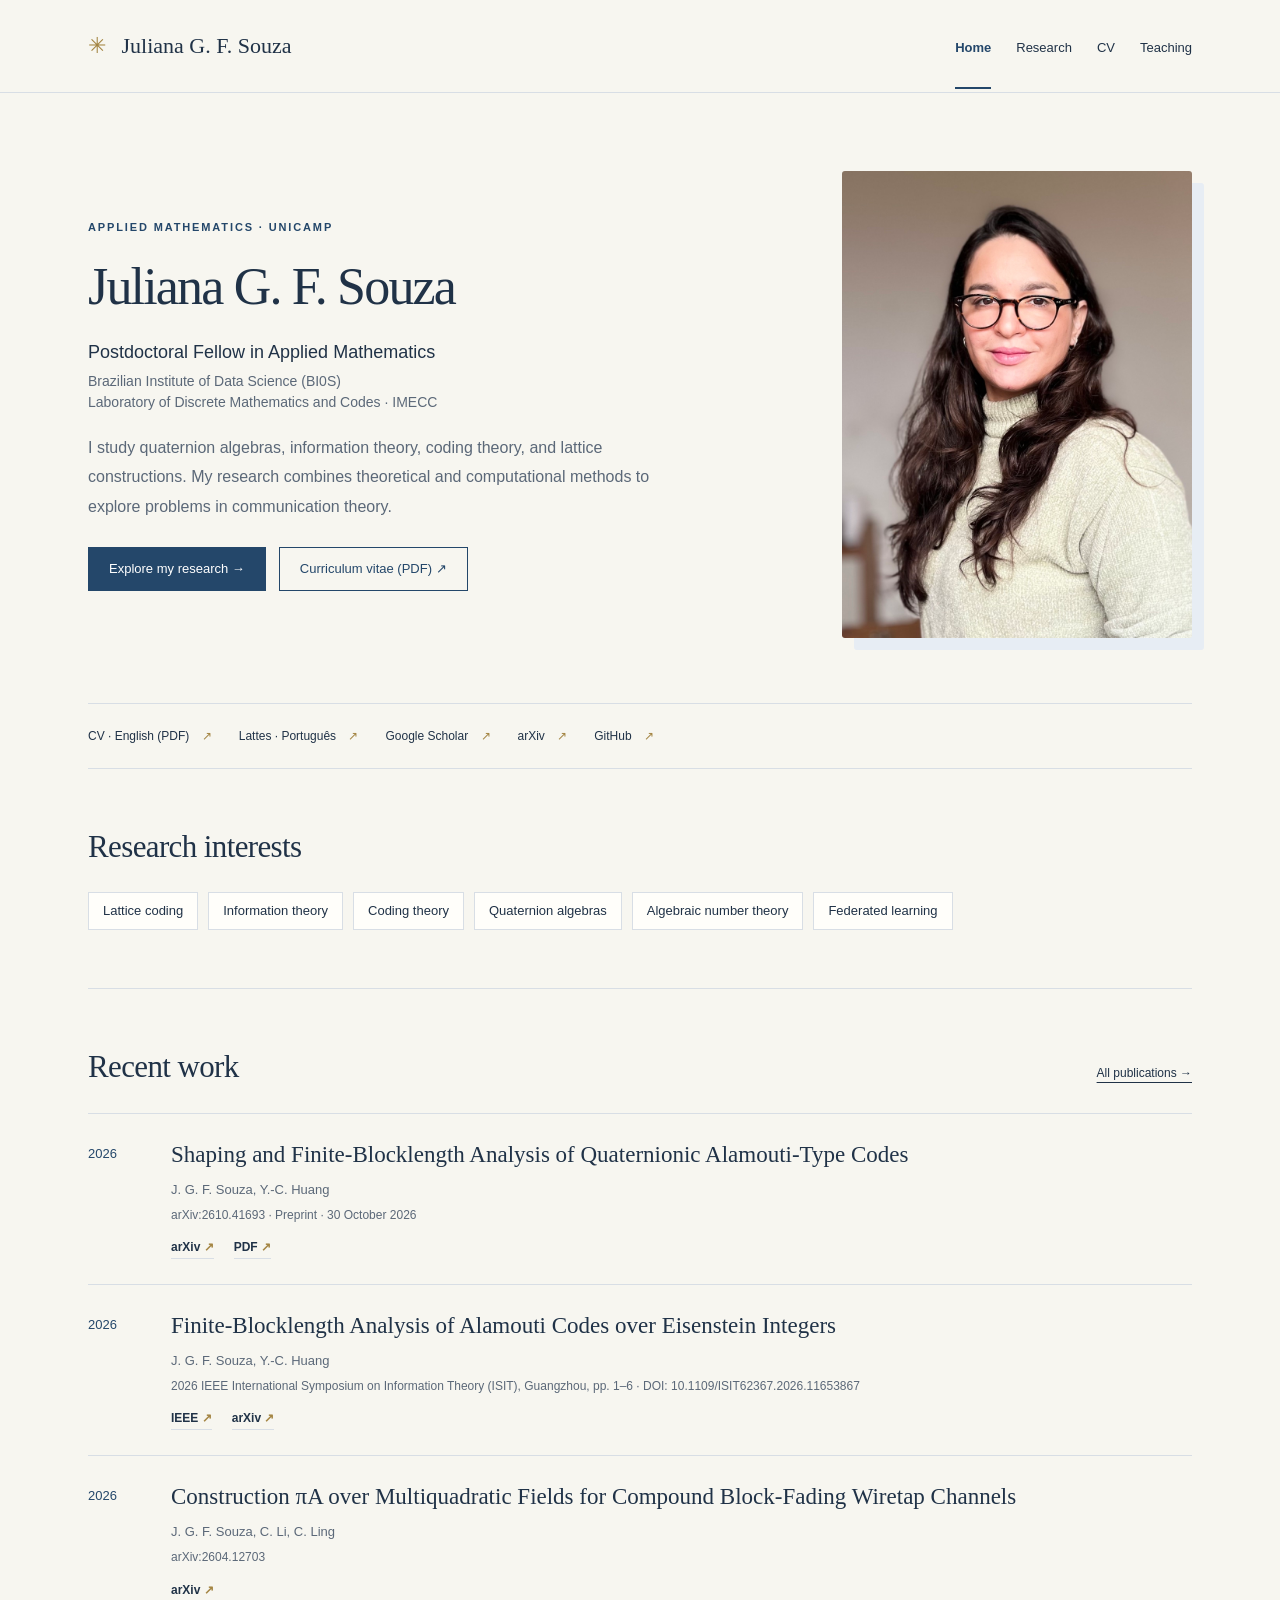
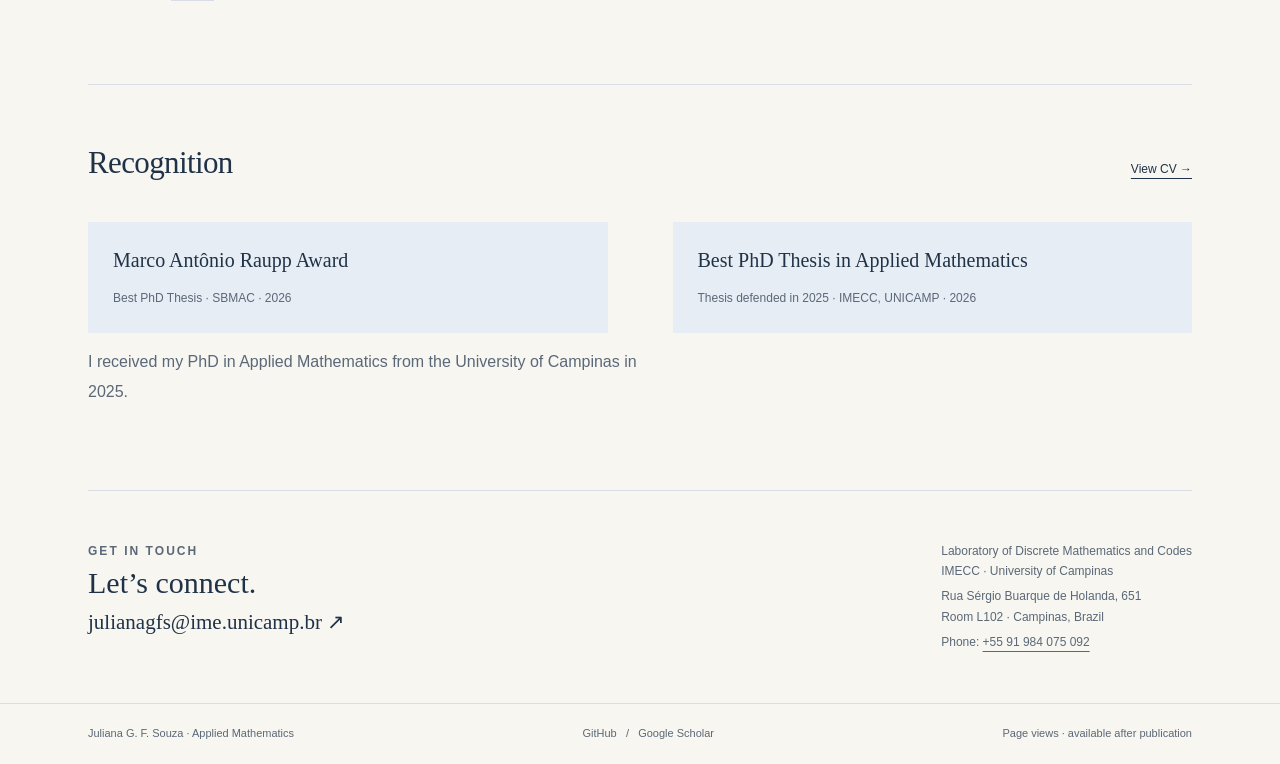
<file: index.html>
<!doctype html>
<html lang="en"><head><meta charset="utf-8"><meta name="viewport" content="width=device-width,initial-scale=1"><title>Home · Juliana G. F. Souza</title><meta name="description" content="Juliana G. F. Souza is a researcher in applied mathematics at UNICAMP and BI0S, working on lattice codes, quaternion algebras and information theory."><meta name="theme-color" content="#24476a"><link rel="icon" href="favicon.svg" type="image/svg+xml"><link rel="stylesheet" href="styles.css"><script src="site.js" defer></script></head>
<body><a class="skip" href="#main">Skip to content</a><header><div class="wrap header-inner"><a class="brand" href="index.html"><span aria-hidden="true">✳</span> Juliana G. F. Souza</a><nav class="nav" aria-label="Main navigation"><a href="index.html" aria-current="page">Home</a><a href="research.html">Research</a><a href="cv.html">CV</a><a href="teaching.html">Teaching</a></nav></div></header>
<main id="main" class="wrap"><section class="hero"><div><p class="eyebrow">Applied mathematics · UNICAMP</p><h1>Juliana G. F. Souza</h1><p class="role">Postdoctoral Fellow in Applied Mathematics<small>Brazilian Institute of Data Science (BI0S)<br>Laboratory of Discrete Mathematics and Codes · IMECC</small></p><p class="intro">I study quaternion algebras, information theory, coding theory, and lattice constructions. My research combines theoretical and computational methods to explore problems in communication theory.</p><div class="actions"><a href="research.html" class="button">Explore my research →</a><a href="CV_Juliana_G_F_Souza.pdf" class="button secondary">Curriculum vitae (PDF) ↗</a></div></div><figure class="portrait"><img src="juliana-souza.jpg" alt="Juliana G. F. Souza" width="900" height="1200" fetchpriority="high" decoding="async"></figure></section><div class="profile-links"><a href="CV_Juliana_G_F_Souza.pdf">CV · English (PDF)</a><a href="http://lattes.cnpq.br/3351053280349699">Lattes · Português</a><a href="https://scholar.google.com/citations?user=wzrNXr4AAAAJ">Google Scholar</a><a href="https://arxiv.org/search/?searchtype=author&amp;query=Souza%2C+J+G+F">arXiv</a><a href="https://github.com/julianagfs">GitHub</a></div><section class="section"><div class="section-head"><h2>Research interests</h2></div><div class="topics"><span class="topic">Lattice coding</span><span class="topic">Information theory</span><span class="topic">Coding theory</span><span class="topic">Quaternion algebras</span><span class="topic">Algebraic number theory</span><span class="topic">Federated learning</span></div></section><section class="section"><div class="section-head"><h2>Recent work</h2><a href="research.html">All publications →</a></div><article class="pub" data-year="2026"><div class="pub-year">2026</div><div><h3>Shaping and Finite-Blocklength Analysis of Quaternionic Alamouti-Type Codes</h3><p>J. G. F. Souza, Y.-C. Huang</p><p class="venue">arXiv:2610.41693 · Preprint · 30 October 2026</p><div class="pub-links"><a href="https://arxiv.org/abs/2610.41693">arXiv</a><a href="https://arxiv.org/pdf/2610.41693">PDF</a></div></div></article><article class="pub" data-year="2026"><div class="pub-year">2026</div><div><h3>Finite-Blocklength Analysis of Alamouti Codes over Eisenstein Integers</h3><p>J. G. F. Souza, Y.-C. Huang</p><p class="venue">2026 IEEE International Symposium on Information Theory (ISIT), Guangzhou, pp. 1–6 · DOI: 10.1109/ISIT62367.2026.11653867</p><div class="pub-links"><a href="https://ieeexplore.ieee.org/abstract/document/11653867">IEEE</a><a href="https://arxiv.org/abs/2604.10137">arXiv</a></div></div></article><article class="pub" data-year="2026"><div class="pub-year">2026</div><div><h3>Construction πA over Multiquadratic Fields for Compound Block-Fading Wiretap Channels</h3><p>J. G. F. Souza, C. Li, C. Ling</p><p class="venue">arXiv:2604.12703</p><div class="pub-links"><a href="https://arxiv.org/abs/2604.12703">arXiv</a></div></div></article></section><section class="section"><div class="section-head"><h2>Recognition</h2><a href="cv.html">View CV →</a></div><div class="split"><div class="award"><p>Marco Antônio Raupp Award</p><small>Best PhD Thesis · SBMAC · 2026</small></div><div class="award"><p>Best PhD Thesis in Applied Mathematics</p><small>Thesis defended in 2025 · IMECC, UNICAMP · 2026</small></div></div><p class="intro">I received my PhD in Applied Mathematics from the University of Campinas in 2025.</p></section></main>
<div class="wrap"><section class="contact" aria-label="Contact"><div><p class="eyebrow">Get in touch</p><h2>Let’s connect.</h2><a class="email" href="mailto:julianagfs@ime.unicamp.br">julianagfs@ime.unicamp.br ↗</a></div><div class="contact-right"><p>Laboratory of Discrete Mathematics and Codes<br>IMECC · University of Campinas</p><p>Rua Sérgio Buarque de Holanda, 651<br>Room L102 · Campinas, Brazil</p><p>Phone: <a href="tel:+5591984075092">+55 91 984 075 092</a></p></div></section></div><footer><div class="wrap footer-inner"><span>Juliana G. F. Souza · Applied Mathematics</span><span><a href="https://github.com/julianagfs">GitHub</a> &nbsp; / &nbsp; <a href="https://scholar.google.com/citations?user=wzrNXr4AAAAJ">Google Scholar</a></span><div class="visit-counter" data-page-counter aria-label="Home page views"><a href="https://hits.sh/julianagfs.github.io/" aria-label="View page-view statistics on Hits" referrerpolicy="no-referrer" hidden><img alt="Total home page views" height="20" decoding="async" referrerpolicy="no-referrer"></a><span data-counter-status role="status">Page views · available after publication</span></div></div></footer></body></html>
</file>
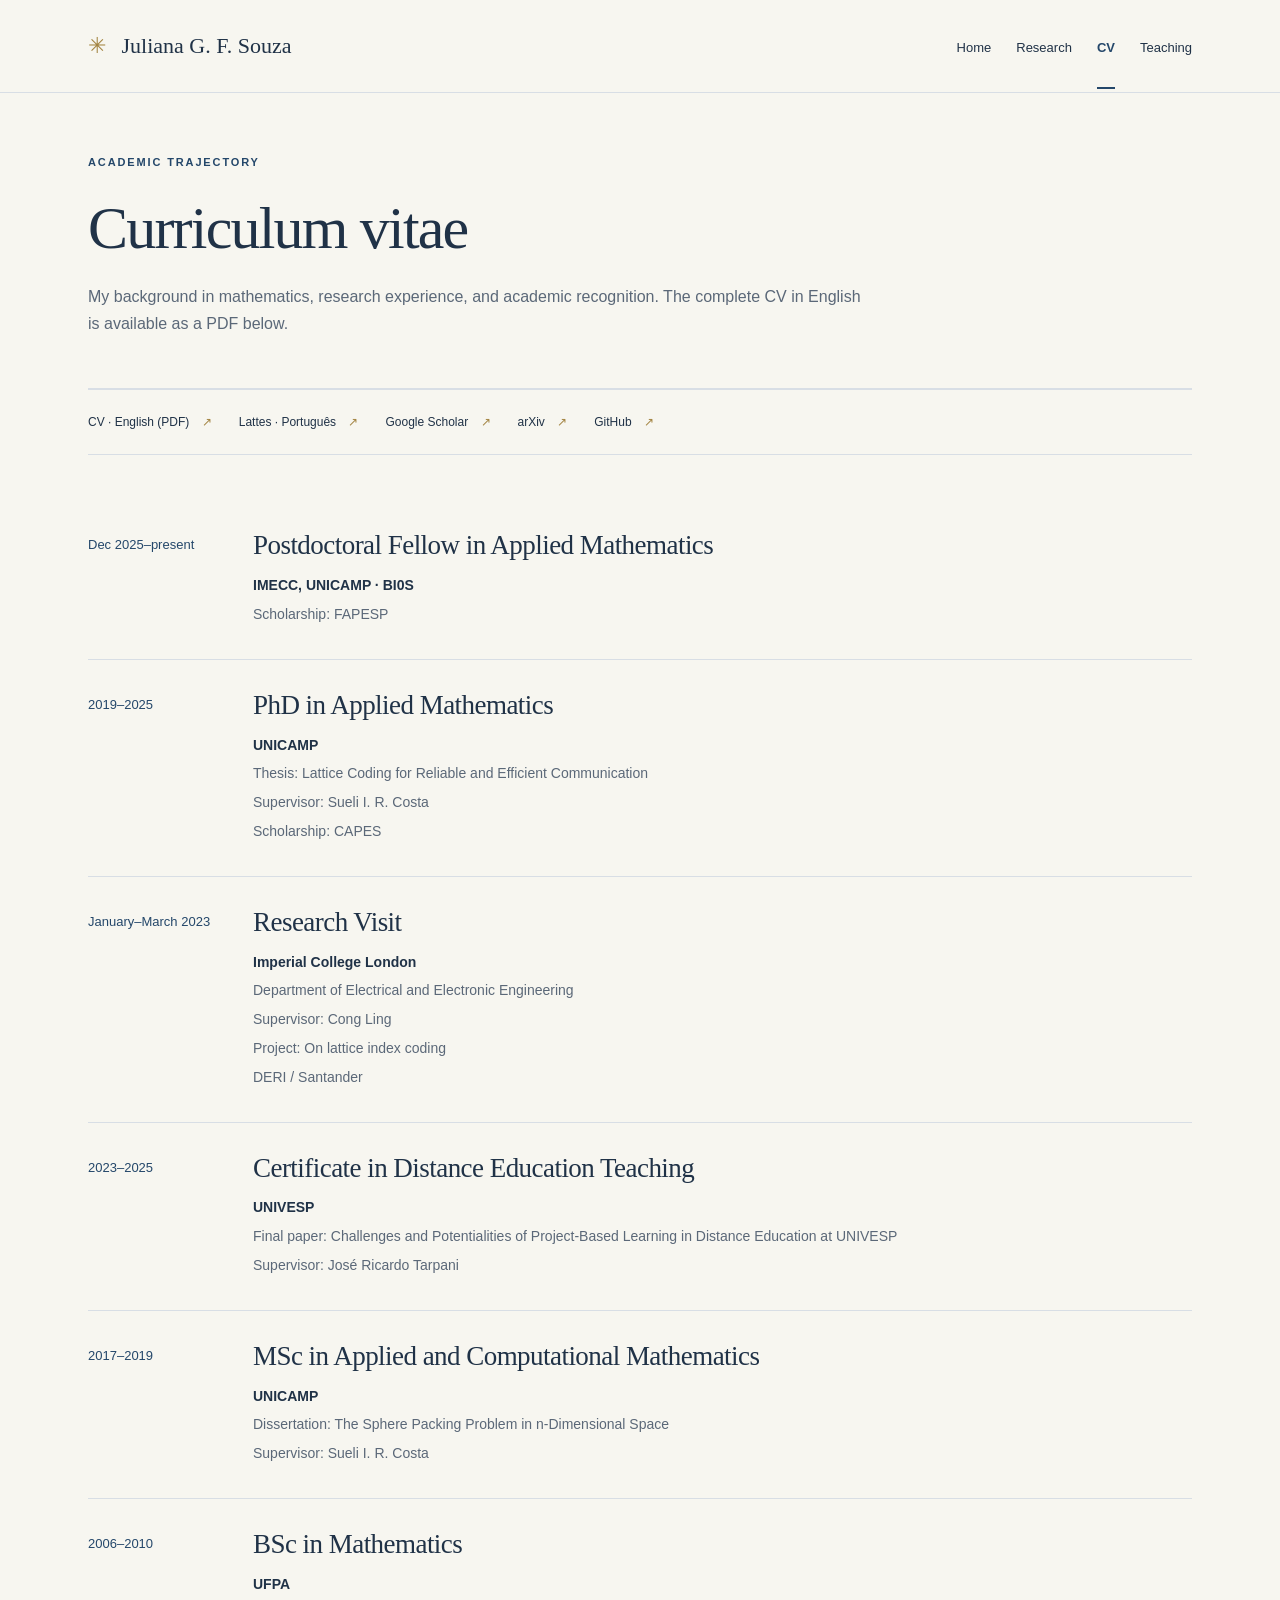
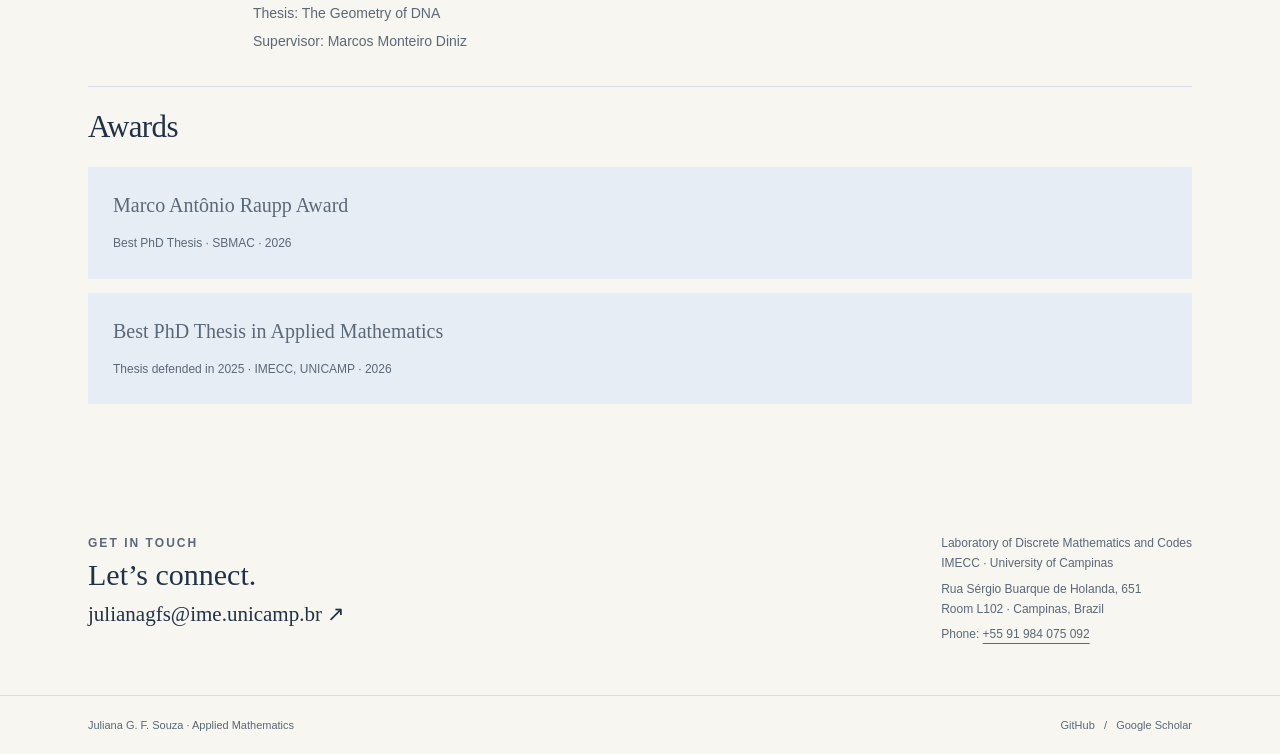
<file: cv.html>
<!doctype html>
<html lang="en"><head><meta charset="utf-8"><meta name="viewport" content="width=device-width,initial-scale=1"><title>CV · Juliana G. F. Souza</title><meta name="description" content="Academic background, research experience and awards of Juliana G. F. Souza. CV in English and Lattes in Portuguese."><meta name="theme-color" content="#24476a"><link rel="icon" href="favicon.svg" type="image/svg+xml"><link rel="stylesheet" href="styles.css"><script src="site.js" defer></script></head>
<body><a class="skip" href="#main">Skip to content</a><header><div class="wrap header-inner"><a class="brand" href="index.html"><span aria-hidden="true">✳</span> Juliana G. F. Souza</a><nav class="nav" aria-label="Main navigation"><a href="index.html">Home</a><a href="research.html">Research</a><a href="cv.html" aria-current="page">CV</a><a href="teaching.html">Teaching</a></nav></div></header>
<main id="main" class="wrap"><div class="page-top"><p class="eyebrow">Academic trajectory</p><h1>Curriculum vitae</h1><p>My background in mathematics, research experience, and academic recognition. The complete CV in English is available as a PDF below.</p></div><div class="profile-links"><a href="CV_Juliana_G_F_Souza.pdf">CV · English (PDF)</a><a href="http://lattes.cnpq.br/3351053280349699">Lattes · Português</a><a href="https://scholar.google.com/citations?user=wzrNXr4AAAAJ">Google Scholar</a><a href="https://arxiv.org/search/?searchtype=author&amp;query=Souza%2C+J+G+F">arXiv</a><a href="https://github.com/julianagfs">GitHub</a></div><div class="content"><div class="timeline-item"><span>Dec 2025–present</span><div><h2>Postdoctoral Fellow in Applied Mathematics</h2><p class="institution">IMECC, UNICAMP · BI0S</p><p>Scholarship: FAPESP</p></div></div><article class="timeline-item"><span>2019–2025</span><div><h2>PhD in Applied Mathematics</h2><p class="institution">UNICAMP</p><p>Thesis: Lattice Coding for Reliable and Efficient Communication</p><p>Supervisor: Sueli I. R. Costa</p><p>Scholarship: CAPES</p></div></article><article class="timeline-item"><span>January–March 2023</span><div><h2>Research Visit</h2><p class="institution">Imperial College London</p><p>Department of Electrical and Electronic Engineering</p><p>Supervisor: Cong Ling</p><p>Project: On lattice index coding</p><p>DERI / Santander</p></div></article><article class="timeline-item"><span>2023–2025</span><div><h2>Certificate in Distance Education Teaching</h2><p class="institution">UNIVESP</p><p>Final paper: Challenges and Potentialities of Project-Based Learning in Distance Education at UNIVESP</p><p>Supervisor: José Ricardo Tarpani</p></div></article><article class="timeline-item"><span>2017–2019</span><div><h2>MSc in Applied and Computational Mathematics</h2><p class="institution">UNICAMP</p><p>Dissertation: The Sphere Packing Problem in n-Dimensional Space</p><p>Supervisor: Sueli I. R. Costa</p></div></article><article class="timeline-item"><span>2006–2010</span><div><h2>BSc in Mathematics</h2><p class="institution">UFPA</p><p>Thesis: The Geometry of DNA</p><p>Supervisor: Marcos Monteiro Diniz</p></div></article><h2>Awards</h2><div class="award"><p>Marco Antônio Raupp Award</p><small>Best PhD Thesis · SBMAC · 2026</small></div><div class="award"><p>Best PhD Thesis in Applied Mathematics</p><small>Thesis defended in 2025 · IMECC, UNICAMP · 2026</small></div></div></main>
<div class="wrap"><section class="contact" aria-label="Contact"><div><p class="eyebrow">Get in touch</p><h2>Let’s connect.</h2><a class="email" href="mailto:julianagfs@ime.unicamp.br">julianagfs@ime.unicamp.br ↗</a></div><div class="contact-right"><p>Laboratory of Discrete Mathematics and Codes<br>IMECC · University of Campinas</p><p>Rua Sérgio Buarque de Holanda, 651<br>Room L102 · Campinas, Brazil</p><p>Phone: <a href="tel:+5591984075092">+55 91 984 075 092</a></p></div></section></div><footer><div class="wrap footer-inner"><span>Juliana G. F. Souza · Applied Mathematics</span><span><a href="https://github.com/julianagfs">GitHub</a> &nbsp; / &nbsp; <a href="https://scholar.google.com/citations?user=wzrNXr4AAAAJ">Google Scholar</a></span></div></footer></body></html>
</file>
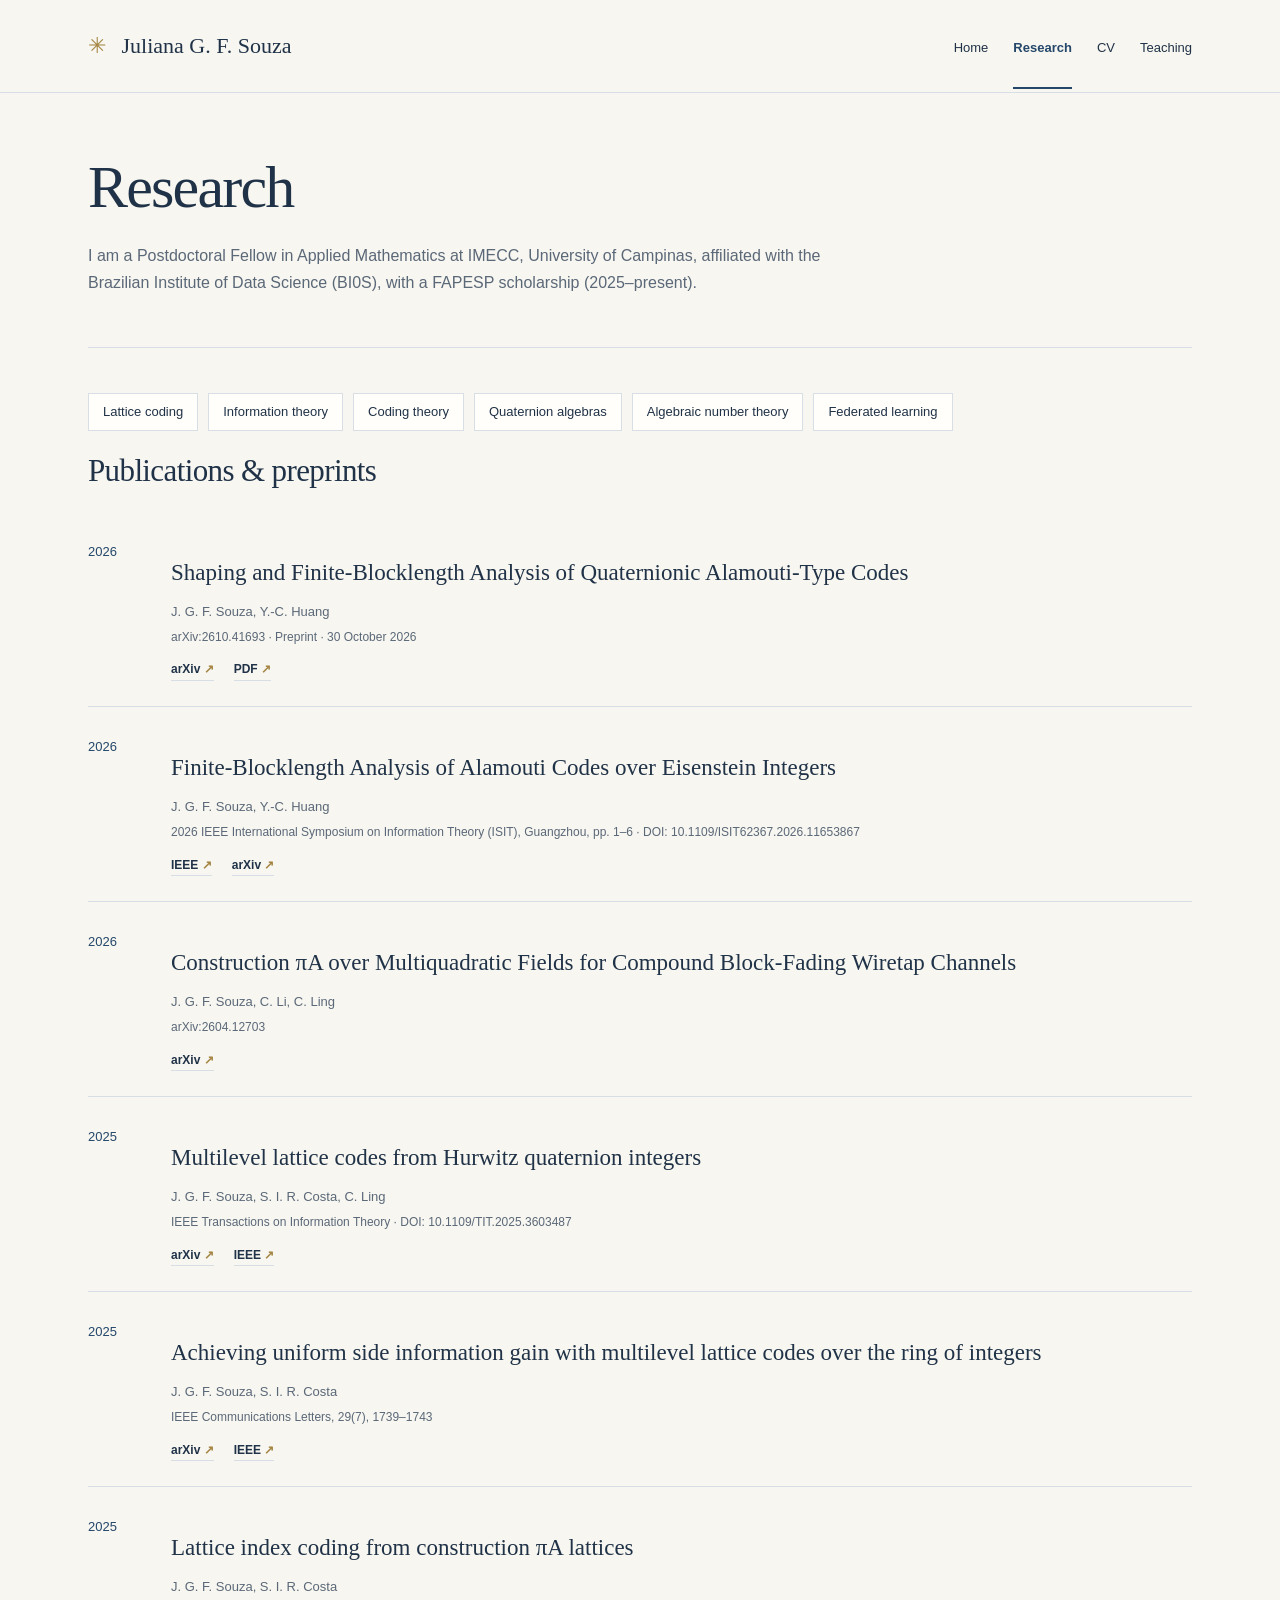
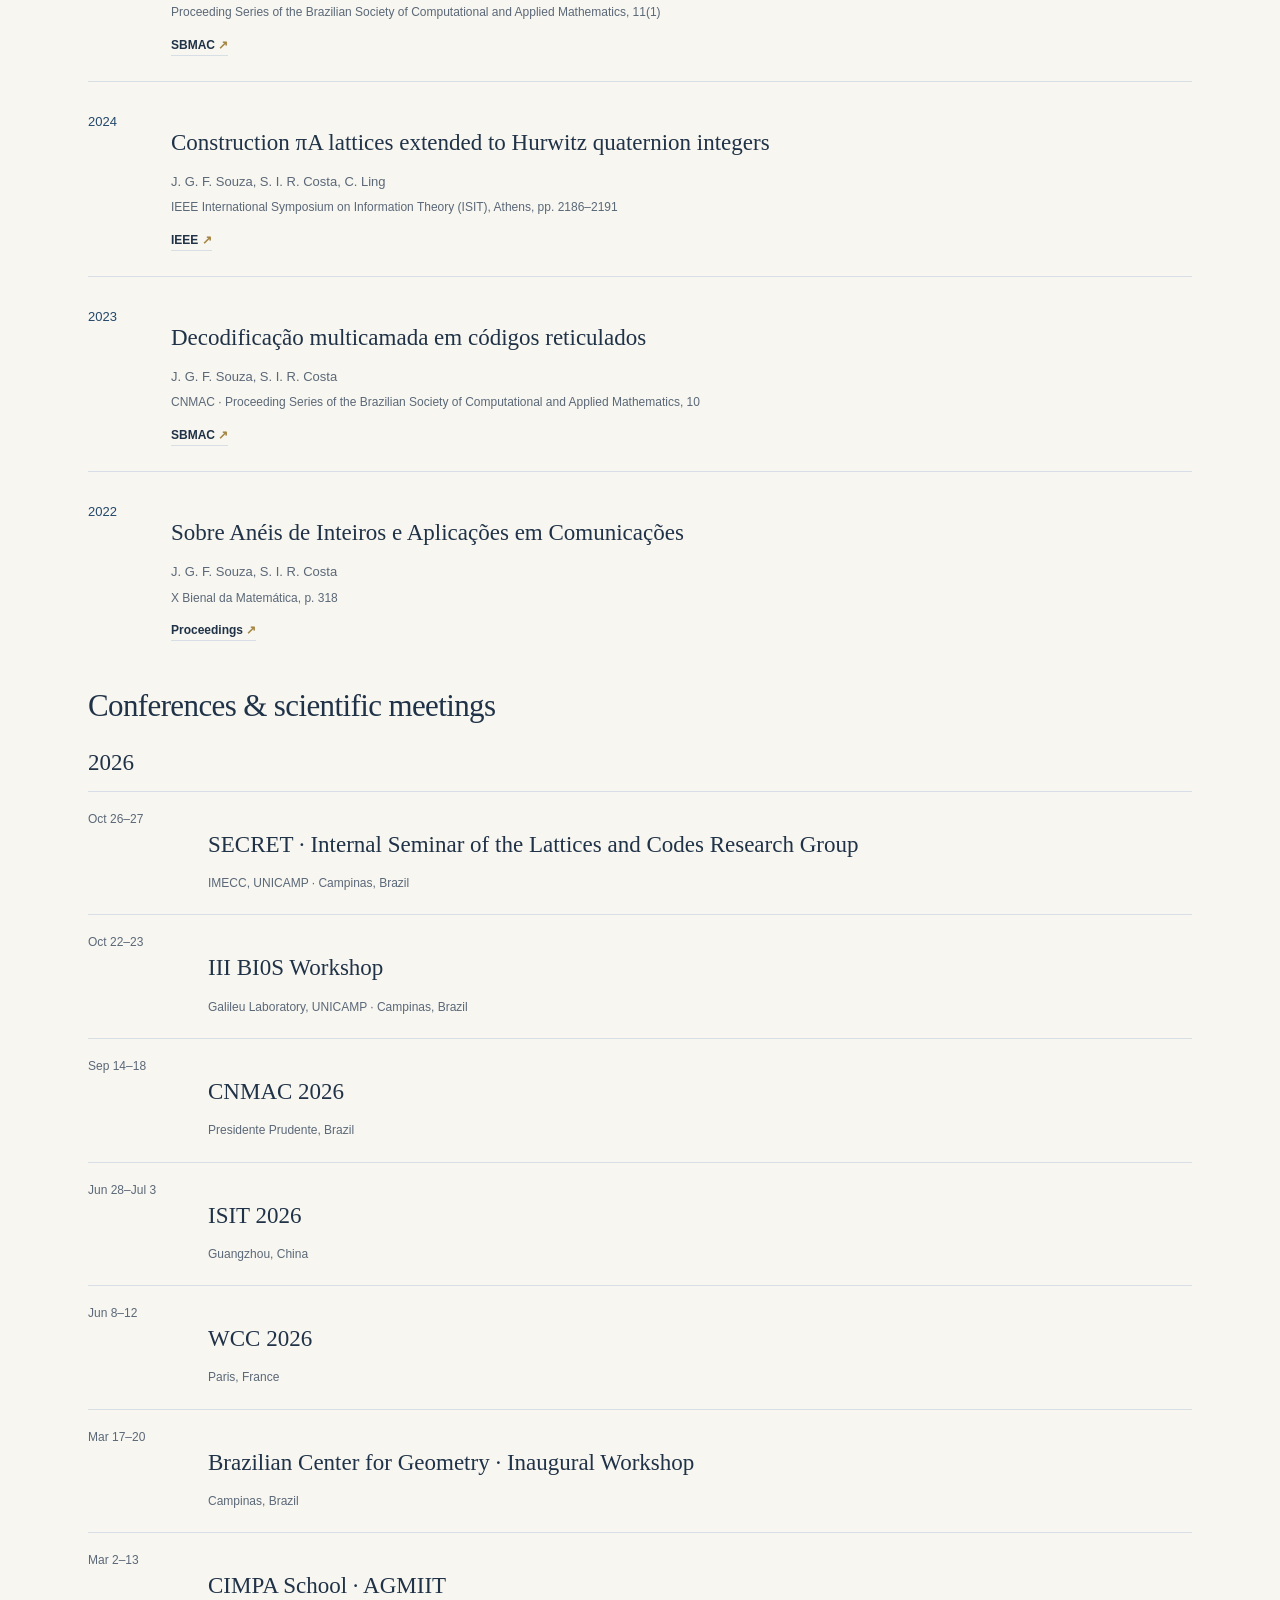
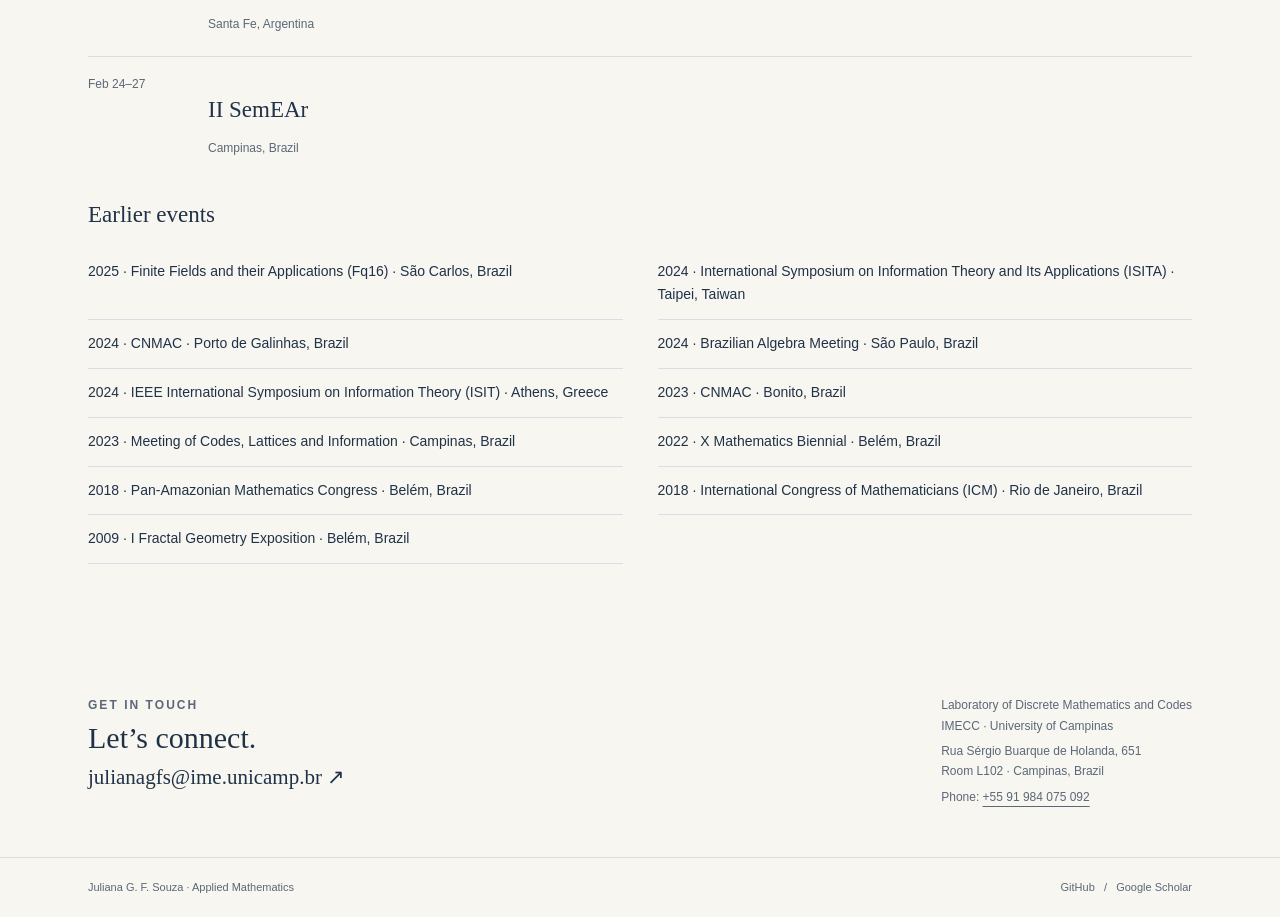
<file: research.html>
<!doctype html>
<html lang="en"><head><meta charset="utf-8"><meta name="viewport" content="width=device-width,initial-scale=1"><title>Research · Juliana G. F. Souza</title><meta name="description" content="Research interests, publications, preprints and scientific meetings of Juliana G. F. Souza."><meta name="theme-color" content="#24476a"><link rel="icon" href="favicon.svg" type="image/svg+xml"><link rel="stylesheet" href="styles.css"><script src="site.js" defer></script></head>
<body><a class="skip" href="#main">Skip to content</a><header><div class="wrap header-inner"><a class="brand" href="index.html"><span aria-hidden="true">✳</span> Juliana G. F. Souza</a><nav class="nav" aria-label="Main navigation"><a href="index.html">Home</a><a href="research.html" aria-current="page">Research</a><a href="cv.html">CV</a><a href="teaching.html">Teaching</a></nav></div></header>
<main id="main" class="wrap"><div class="page-top"><h1>Research</h1><p>I am a Postdoctoral Fellow in Applied Mathematics at IMECC, University of Campinas, affiliated with the Brazilian Institute of Data Science (BI0S), with a FAPESP scholarship (2025–present).</p></div><div class="content"><div class="topics"><span class="topic">Lattice coding</span><span class="topic">Information theory</span><span class="topic">Coding theory</span><span class="topic">Quaternion algebras</span><span class="topic">Algebraic number theory</span><span class="topic">Federated learning</span></div><h2>Publications &amp; preprints</h2><div><article class="pub" data-year="2026"><div class="pub-year">2026</div><div><h3>Shaping and Finite-Blocklength Analysis of Quaternionic Alamouti-Type Codes</h3><p>J. G. F. Souza, Y.-C. Huang</p><p class="venue">arXiv:2610.41693 · Preprint · 30 October 2026</p><div class="pub-links"><a href="https://arxiv.org/abs/2610.41693">arXiv</a><a href="https://arxiv.org/pdf/2610.41693">PDF</a></div></div></article><article class="pub" data-year="2026"><div class="pub-year">2026</div><div><h3>Finite-Blocklength Analysis of Alamouti Codes over Eisenstein Integers</h3><p>J. G. F. Souza, Y.-C. Huang</p><p class="venue">2026 IEEE International Symposium on Information Theory (ISIT), Guangzhou, pp. 1–6 · DOI: 10.1109/ISIT62367.2026.11653867</p><div class="pub-links"><a href="https://ieeexplore.ieee.org/abstract/document/11653867">IEEE</a><a href="https://arxiv.org/abs/2604.10137">arXiv</a></div></div></article><article class="pub" data-year="2026"><div class="pub-year">2026</div><div><h3>Construction πA over Multiquadratic Fields for Compound Block-Fading Wiretap Channels</h3><p>J. G. F. Souza, C. Li, C. Ling</p><p class="venue">arXiv:2604.12703</p><div class="pub-links"><a href="https://arxiv.org/abs/2604.12703">arXiv</a></div></div></article><article class="pub" data-year="2025"><div class="pub-year">2025</div><div><h3>Multilevel lattice codes from Hurwitz quaternion integers</h3><p>J. G. F. Souza, S. I. R. Costa, C. Ling</p><p class="venue">IEEE Transactions on Information Theory · DOI: 10.1109/TIT.2025.3603487</p><div class="pub-links"><a href="https://arxiv.org/abs/2401.10773">arXiv</a><a href="https://ieeexplore.ieee.org/abstract/document/11142809">IEEE</a></div></div></article><article class="pub" data-year="2025"><div class="pub-year">2025</div><div><h3>Achieving uniform side information gain with multilevel lattice codes over the ring of integers</h3><p>J. G. F. Souza, S. I. R. Costa</p><p class="venue">IEEE Communications Letters, 29(7), 1739–1743</p><div class="pub-links"><a href="https://arxiv.org/abs/2501.14921">arXiv</a><a href="https://ieeexplore.ieee.org/document/11014228">IEEE</a></div></div></article><article class="pub" data-year="2025"><div class="pub-year">2025</div><div><h3>Lattice index coding from construction πA lattices</h3><p>J. G. F. Souza, S. I. R. Costa</p><p class="venue">Proceeding Series of the Brazilian Society of Computational and Applied Mathematics, 11(1)</p><div class="pub-links"><a href="https://proceedings.sbmac.org.br/sbmac/article/view/4439">SBMAC</a></div></div></article><article class="pub" data-year="2024"><div class="pub-year">2024</div><div><h3>Construction πA lattices extended to Hurwitz quaternion integers</h3><p>J. G. F. Souza, S. I. R. Costa, C. Ling</p><p class="venue">IEEE International Symposium on Information Theory (ISIT), Athens, pp. 2186–2191</p><div class="pub-links"><a href="https://ieeexplore.ieee.org/abstract/document/10619280">IEEE</a></div></div></article><article class="pub" data-year="2023"><div class="pub-year">2023</div><div><h3>Decodificação multicamada em códigos reticulados</h3><p>J. G. F. Souza, S. I. R. Costa</p><p class="venue">CNMAC · Proceeding Series of the Brazilian Society of Computational and Applied Mathematics, 10</p><div class="pub-links"><a href="https://proceedings.sbmac.org.br/sbmac/article/view/4302">SBMAC</a></div></div></article><article class="pub" data-year="2022"><div class="pub-year">2022</div><div><h3>Sobre Anéis de Inteiros e Aplicações em Comunicações</h3><p>J. G. F. Souza, S. I. R. Costa</p><p class="venue">X Bienal da Matemática, p. 318</p><div class="pub-links"><a href="https://sbm.org.br/bienal/wp-content/uploads/sites/2/2022/09/Anais_da_X_Bienal_de_Mat.pdf">Proceedings</a></div></div></article></div><h2 id="conferences">Conferences &amp; scientific meetings</h2><h3>2026</h3><article class="event"><time>Oct 26–27</time><div><h3><a href="https://www.cbg.ime.unicamp.br/secret/">SECRET · Internal Seminar of the Lattices and Codes Research Group</a></h3><p>IMECC, UNICAMP · Campinas, Brazil</p></div></article><article class="event"><time>Oct 22–23</time><div><h3><a href="https://www.bi0s.unicamp.br/evento/2026/10/22/3o-workshop-do-bi0s/">III BI0S Workshop</a></h3><p>Galileu Laboratory, UNICAMP · Campinas, Brazil</p></div></article><article class="event"><time>Sep 14–18</time><div><h3><a href="https://cnmac.org.br/novo/">CNMAC 2026</a></h3><p>Presidente Prudente, Brazil</p></div></article><article class="event"><time>Jun 28–Jul 3</time><div><h3><a href="https://2026.ieee-isit.org/">ISIT 2026</a></h3><p>Guangzhou, China</p></div></article><article class="event"><time>Jun 8–12</time><div><h3><a href="https://wcc2026.inria.fr/">WCC 2026</a></h3><p>Paris, France</p></div></article><article class="event"><time>Mar 17–20</time><div><h3><a href="https://cbg.ime.unicamp.br/en/inaugural-workshop-of-the-brazilian-center-for-geometry-cbg/">Brazilian Center for Geometry · Inaugural Workshop</a></h3><p>Campinas, Brazil</p></div></article><article class="event"><time>Mar 2–13</time><div><h3><a href="https://sites.google.com/view/agmiit-2026/home">CIMPA School · AGMIIT</a></h3><p>Santa Fe, Argentina</p></div></article><article class="event"><time>Feb 24–27</time><div><h3><a href="https://sites.google.com/ufg.br/iisemear">II SemEAr</a></h3><p>Campinas, Brazil</p></div></article><h3>Earlier events</h3><ul class="course-list"><li>2025 · Finite Fields and their Applications (Fq16) · São Carlos, Brazil</li><li>2024 · International Symposium on Information Theory and Its Applications (ISITA) · Taipei, Taiwan</li><li>2024 · CNMAC · Porto de Galinhas, Brazil</li><li>2024 · Brazilian Algebra Meeting · São Paulo, Brazil</li><li>2024 · IEEE International Symposium on Information Theory (ISIT) · Athens, Greece</li><li>2023 · CNMAC · Bonito, Brazil</li><li>2023 · Meeting of Codes, Lattices and Information · Campinas, Brazil</li><li>2022 · X Mathematics Biennial · Belém, Brazil</li><li>2018 · Pan-Amazonian Mathematics Congress · Belém, Brazil</li><li>2018 · International Congress of Mathematicians (ICM) · Rio de Janeiro, Brazil</li><li>2009 · I Fractal Geometry Exposition · Belém, Brazil</li></ul></div></main>
<div class="wrap"><section class="contact" aria-label="Contact"><div><p class="eyebrow">Get in touch</p><h2>Let’s connect.</h2><a class="email" href="mailto:julianagfs@ime.unicamp.br">julianagfs@ime.unicamp.br ↗</a></div><div class="contact-right"><p>Laboratory of Discrete Mathematics and Codes<br>IMECC · University of Campinas</p><p>Rua Sérgio Buarque de Holanda, 651<br>Room L102 · Campinas, Brazil</p><p>Phone: <a href="tel:+5591984075092">+55 91 984 075 092</a></p></div></section></div><footer><div class="wrap footer-inner"><span>Juliana G. F. Souza · Applied Mathematics</span><span><a href="https://github.com/julianagfs">GitHub</a> &nbsp; / &nbsp; <a href="https://scholar.google.com/citations?user=wzrNXr4AAAAJ">Google Scholar</a></span></div></footer></body></html>
</file>
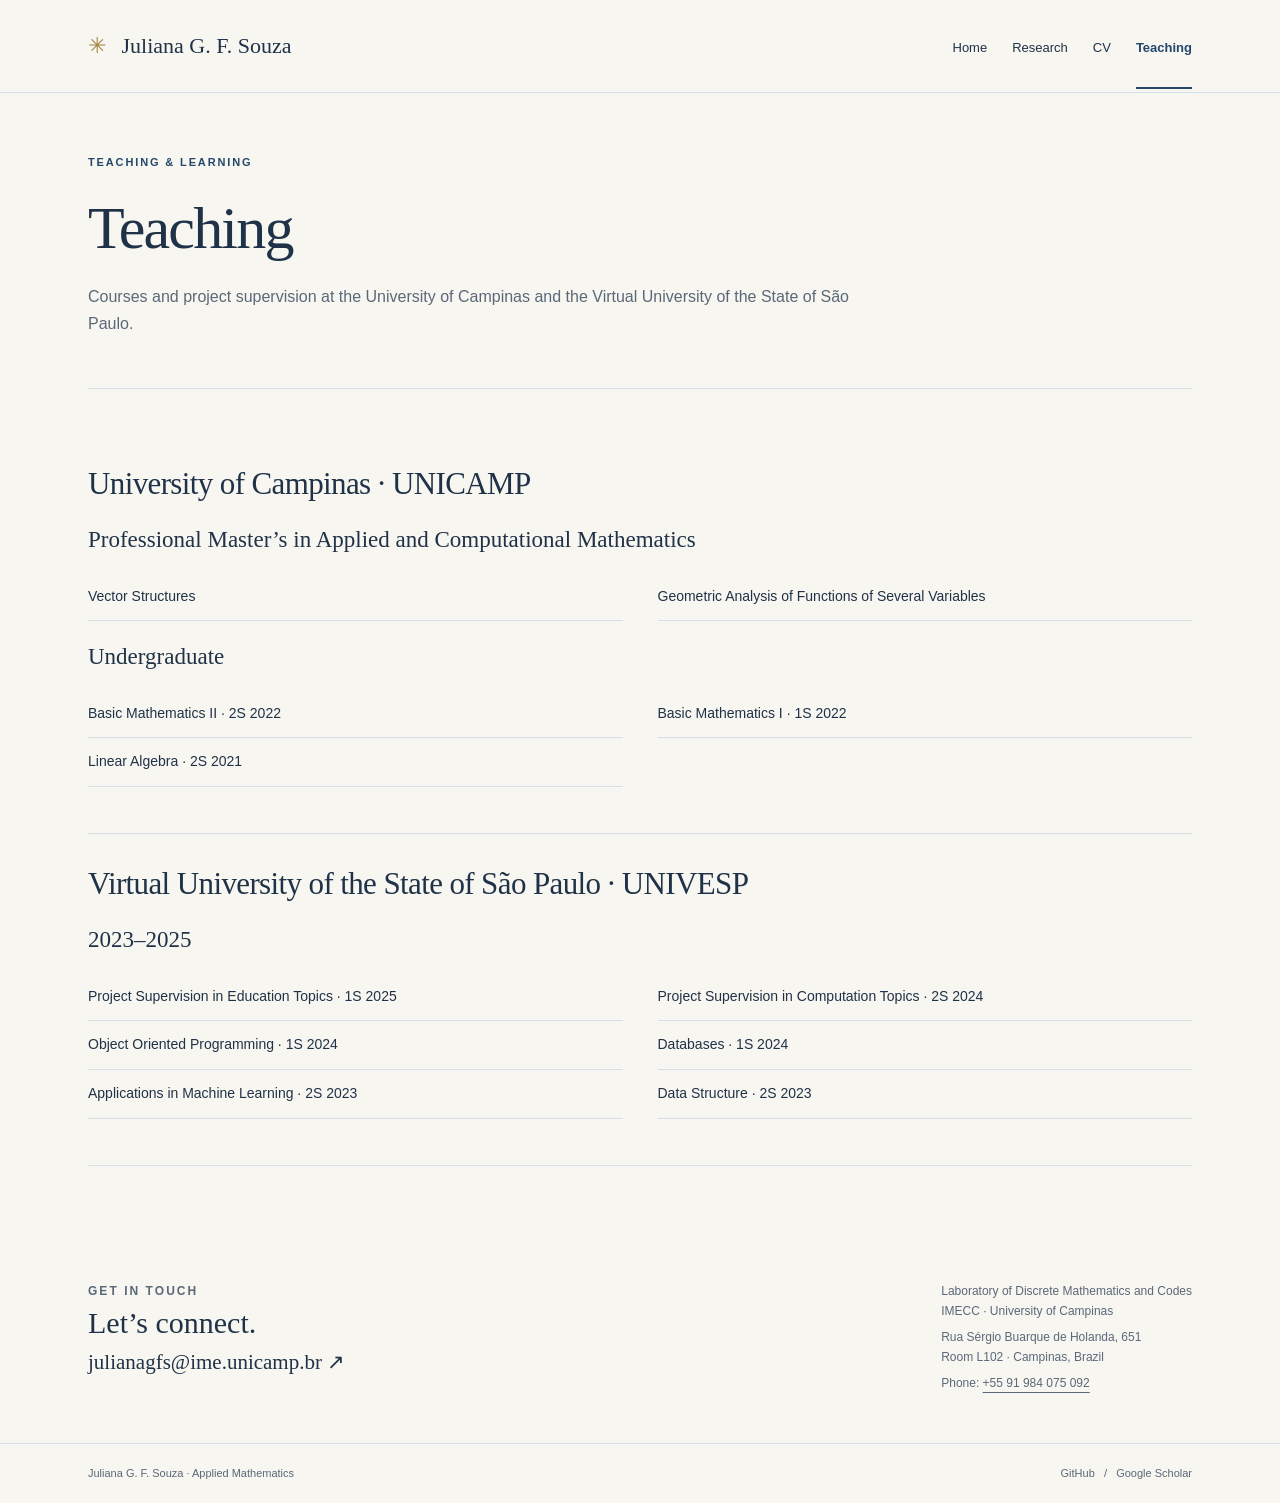
<file: teaching.html>
<!doctype html>
<html lang="en"><head><meta charset="utf-8"><meta name="viewport" content="width=device-width,initial-scale=1"><title>Teaching · Juliana G. F. Souza</title><meta name="description" content="Courses, teaching experience and project supervision at UNICAMP and UNIVESP."><meta name="theme-color" content="#24476a"><link rel="icon" href="favicon.svg" type="image/svg+xml"><link rel="stylesheet" href="styles.css"><script src="site.js" defer></script></head>
<body><a class="skip" href="#main">Skip to content</a><header><div class="wrap header-inner"><a class="brand" href="index.html"><span aria-hidden="true">✳</span> Juliana G. F. Souza</a><nav class="nav" aria-label="Main navigation"><a href="index.html">Home</a><a href="research.html">Research</a><a href="cv.html">CV</a><a href="teaching.html" aria-current="page">Teaching</a></nav></div></header>
<main id="main" class="wrap"><div class="page-top"><p class="eyebrow">Teaching &amp; learning</p><h1>Teaching</h1><p>Courses and project supervision at the University of Campinas and the Virtual University of the State of São Paulo.</p></div><div class="content"><section class="teaching-block"><h2>University of Campinas · UNICAMP</h2><h3>Professional Master’s in Applied and Computational Mathematics</h3><ul class="course-list"><li>Vector Structures</li><li>Geometric Analysis of Functions of Several Variables</li></ul><h3>Undergraduate</h3><ul class="course-list"><li>Basic Mathematics II · 2S 2022</li><li>Basic Mathematics I · 1S 2022</li><li>Linear Algebra · 2S 2021</li></ul></section><section class="teaching-block"><h2>Virtual University of the State of São Paulo · UNIVESP</h2><h3>2023–2025</h3><ul class="course-list"><li>Project Supervision in Education Topics · 1S 2025</li><li>Project Supervision in Computation Topics · 2S 2024</li><li>Object Oriented Programming · 1S 2024</li><li>Databases · 1S 2024</li><li>Applications in Machine Learning · 2S 2023</li><li>Data Structure · 2S 2023</li></ul></section></div></main>
<div class="wrap"><section class="contact" aria-label="Contact"><div><p class="eyebrow">Get in touch</p><h2>Let’s connect.</h2><a class="email" href="mailto:julianagfs@ime.unicamp.br">julianagfs@ime.unicamp.br ↗</a></div><div class="contact-right"><p>Laboratory of Discrete Mathematics and Codes<br>IMECC · University of Campinas</p><p>Rua Sérgio Buarque de Holanda, 651<br>Room L102 · Campinas, Brazil</p><p>Phone: <a href="tel:+5591984075092">+55 91 984 075 092</a></p></div></section></div><footer><div class="wrap footer-inner"><span>Juliana G. F. Souza · Applied Mathematics</span><span><a href="https://github.com/julianagfs">GitHub</a> &nbsp; / &nbsp; <a href="https://scholar.google.com/citations?user=wzrNXr4AAAAJ">Google Scholar</a></span></div></footer></body></html>
</file>
<file: styles.css>
:root{--paper:#f7f6f0;--white:#fffefa;--ink:#203247;--muted:#5b6878;--line:#d8dee5;--accent:#24476a;--light:#e7edf4;--gold:#a48543;--serif:Georgia,'Times New Roman',serif;--sans:Inter,-apple-system,BlinkMacSystemFont,'Segoe UI',sans-serif}*{box-sizing:border-box}html{scroll-behavior:smooth}body{margin:0;background:var(--paper);color:var(--ink);font:16px/1.7 var(--sans)}a{color:inherit;text-underline-offset:5px}a:hover{color:var(--accent)}a:focus-visible,button:focus-visible,input:focus-visible,select:focus-visible,summary:focus-visible{outline:3px solid var(--gold);outline-offset:5px}.skip{position:absolute;left:20px;top:-80px;background:var(--ink);color:white;padding:10px 20px;z-index:5}.skip:focus{top:10px}.wrap{max-width:1180px;padding:0 38px;margin:auto}header{border-bottom:1px solid var(--line);background:var(--paper)}.header-inner{min-height:92px;display:flex;align-items:center;justify-content:space-between;gap:30px}.brand{font:22px var(--serif);text-decoration:none;white-space:nowrap}.brand span{color:var(--gold);margin-right:10px}.nav{display:flex;gap:25px;align-items:center}.nav a{font-size:13px;text-decoration:none;padding:34px 0 27px;border-bottom:2px solid transparent;white-space:nowrap}.nav a[aria-current=page]{border-color:var(--accent);color:var(--accent);font-weight:650}.menu{display:none}main{min-height:65vh}.eyebrow{font-size:11px;font-weight:650;letter-spacing:.17em;text-transform:uppercase;color:var(--accent);margin:0 0 22px}.hero{padding:78px 0 65px;display:grid;grid-template-columns:1.35fr 1fr;align-items:center;gap:70px}.hero h1{font:normal clamp(32px,4.4vw,52px)/1.08 var(--serif);letter-spacing:-.035em;margin:0 0 24px;white-space:nowrap}.role{font-size:18px;line-height:1.5;margin:0 0 20px}.role small{display:block;color:var(--muted);font-size:14px;margin-top:5px}.intro{font-size:16px;line-height:1.85;color:var(--muted);max-width:570px;margin:0 0 25px}.actions{display:flex;gap:13px;flex-wrap:wrap;align-items:center}.button{display:inline-flex;align-items:center;gap:30px;background:var(--accent);color:white;text-decoration:none;padding:10px 20px;font-size:13px;border:1px solid var(--accent)}.button:hover{background:var(--ink);color:white}.button.secondary{background:transparent;color:var(--accent)}.portrait{width:100%;max-width:350px;justify-self:end;margin:0}.portrait img{display:block;width:100%;height:auto;aspect-ratio:3/4;border-radius:3px;box-shadow:12px 12px 0 var(--light)}.profile-links{display:flex;flex-wrap:wrap;gap:12px 27px;padding:22px 0;border-top:1px solid var(--line);border-bottom:1px solid var(--line)}.profile-links a{font-size:12px;text-decoration:none}.profile-links a::after{content:' ↗';color:var(--gold);margin-left:9px}.section{padding:58px 0;border-bottom:1px solid var(--line)}.section-head{display:flex;align-items:baseline;justify-content:space-between;gap:20px;margin-bottom:25px}.section-head h2,.content h2{font:normal 31px/1.3 var(--serif);letter-spacing:-.02em;margin:0}.section-head a{font-size:12px}.topics{display:flex;flex-wrap:wrap;gap:10px}.topic{padding:7px 14px;border:1px solid var(--line);font-size:13px;background:var(--white)}.pub{display:grid;grid-template-columns:65px 1fr;gap:18px;padding:25px 0;border-top:1px solid var(--line)}.pub:first-child{border-top:0}.pub-year{color:var(--accent);font-size:13px;padding-top:4px}.pub h3{font:normal 23px/1.4 var(--serif);margin:0 0 8px;max-width:900px}.pub p{margin:4px 0;font-size:13px;color:var(--muted)}.pub .venue{font-size:12px}.pub-links{display:flex;gap:20px;margin-top:12px}.pub-links a{font-size:12px;font-weight:600;text-decoration:none;border-bottom:1px solid var(--line)}.pub-links a::after{content:' ↗';color:var(--gold)}.split{display:grid;grid-template-columns:1fr 1fr;gap:65px}.event{padding:17px 0;border-top:1px solid var(--line);display:grid;grid-template-columns:100px 1fr;gap:20px}.event time{font-size:12px;color:var(--muted)}.event h3{font-size:14px;margin:0;font-weight:550}.event a{text-decoration:none}.event p{font-size:12px;color:var(--muted);margin:4px 0}.award{padding:23px 25px;background:var(--light);margin:14px 0}.award p{font:normal 20px/1.5 var(--serif);margin:0 0 8px}.award small{color:var(--muted);font-size:12px}.page-top{padding:60px 0 35px;border-bottom:1px solid var(--line)}.page-top h1{font:normal clamp(42px,5vw,60px)/1.15 var(--serif);letter-spacing:-.03em;margin:0 0 20px}.page-top p:not(.eyebrow){color:var(--muted);max-width:780px}.content{padding:45px 0 65px}.content h2{margin:20px 0}.content h3{font:normal 23px/1.4 var(--serif);margin:20px 0 12px}.content p{color:var(--muted)}.timeline-item{display:grid;grid-template-columns:140px 1fr;gap:25px;padding:27px 0;border-bottom:1px solid var(--line)}.timeline-item>span{font-size:13px;color:var(--accent);padding-top:7px}.timeline-item h2{font:normal 27px/1.4 var(--serif);margin:0 0 9px}.timeline-item p{margin:5px 0;font-size:14px}.timeline-item .institution{font-weight:600;color:var(--ink)}.teaching-block{padding:10px 0 30px;border-bottom:1px solid var(--line)}.course-list{list-style:none;padding:0;margin:16px 0;display:grid;grid-template-columns:1fr 1fr;gap:0 35px}.course-list li{padding:12px 0;border-bottom:1px solid var(--line);font-size:14px}.resource-list{display:grid;grid-template-columns:1fr 1fr;gap:0 35px;margin-bottom:45px}.resource{display:flex;gap:15px;align-items:center;text-decoration:none;padding:20px 0;border-bottom:1px solid var(--line);font-size:14px}.resource small{font-size:10px;letter-spacing:.08em;color:var(--accent);background:var(--light);padding:5px 7px;min-width:38px;text-align:center}.resource span:last-child{margin-left:auto;color:var(--gold)}.contact{padding:45px 0;display:flex;justify-content:space-between;gap:40px}.contact h2{font:normal 30px var(--serif);margin:0 0 10px}.contact p{font-size:12px;color:var(--muted);margin:5px 0}.contact .email{font:normal 21px var(--serif);text-decoration:none}.contact-right{max-width:320px}footer{padding:20px 0;border-top:1px solid var(--line);font-size:11px;color:var(--muted)}.footer-inner{display:flex;justify-content:space-between;align-items:center;flex-wrap:wrap;gap:20px}.visit-counter{display:flex;align-items:center;min-height:20px;color:var(--muted);font-size:11px}.visit-counter a{display:inline-flex;align-items:center}.visit-counter img{display:block;height:20px;max-width:100%;width:auto}.footer-inner a{text-decoration:none}[hidden]{display:none!important}
@media(max-width:950px){.wrap{padding:0 25px}.header-inner{gap:20px}.nav{gap:15px}.nav a{font-size:12px}.hero{gap:30px;padding:55px 0}.portrait{max-width:320px}.split{gap:35px}}
@media(max-width:720px){.wrap{padding:0 22px}.header-inner{min-height:77px;flex-wrap:wrap;padding-top:17px;padding-bottom:14px;gap:12px}.brand{font-size:21px}.nav{width:100%;gap:19px;overflow-x:auto}.nav a{padding:6px 0;font-size:12px}.hero{grid-template-columns:1fr;padding:40px 0;gap:32px}.hero h1{font-size:clamp(25px,7.5vw,44px)}.portrait{width:min(100%,280px);justify-self:center}.intro{font-size:15px}.role{font-size:17px}.profile-links{gap:12px 20px}.section{padding:35px 0}.section-head h2,.content h2{font-size:27px}.split{grid-template-columns:1fr;gap:10px}.pub{grid-template-columns:42px 1fr;gap:10px}.pub h3{font-size:21px}.page-top{padding:38px 0 20px}.content{padding:25px 0 40px}.timeline-item{grid-template-columns:1fr;gap:7px}.timeline-item h2{font-size:24px}.course-list,.resource-list{grid-template-columns:1fr}.contact{flex-direction:column;gap:25px}.contact .email{font-size:20px;overflow-wrap:anywhere}.footer-inner{flex-direction:column;align-items:flex-start;gap:12px}.event{grid-template-columns:84px 1fr;gap:14px}}
@media(prefers-reduced-motion:reduce){html{scroll-behavior:auto}}
</file>
